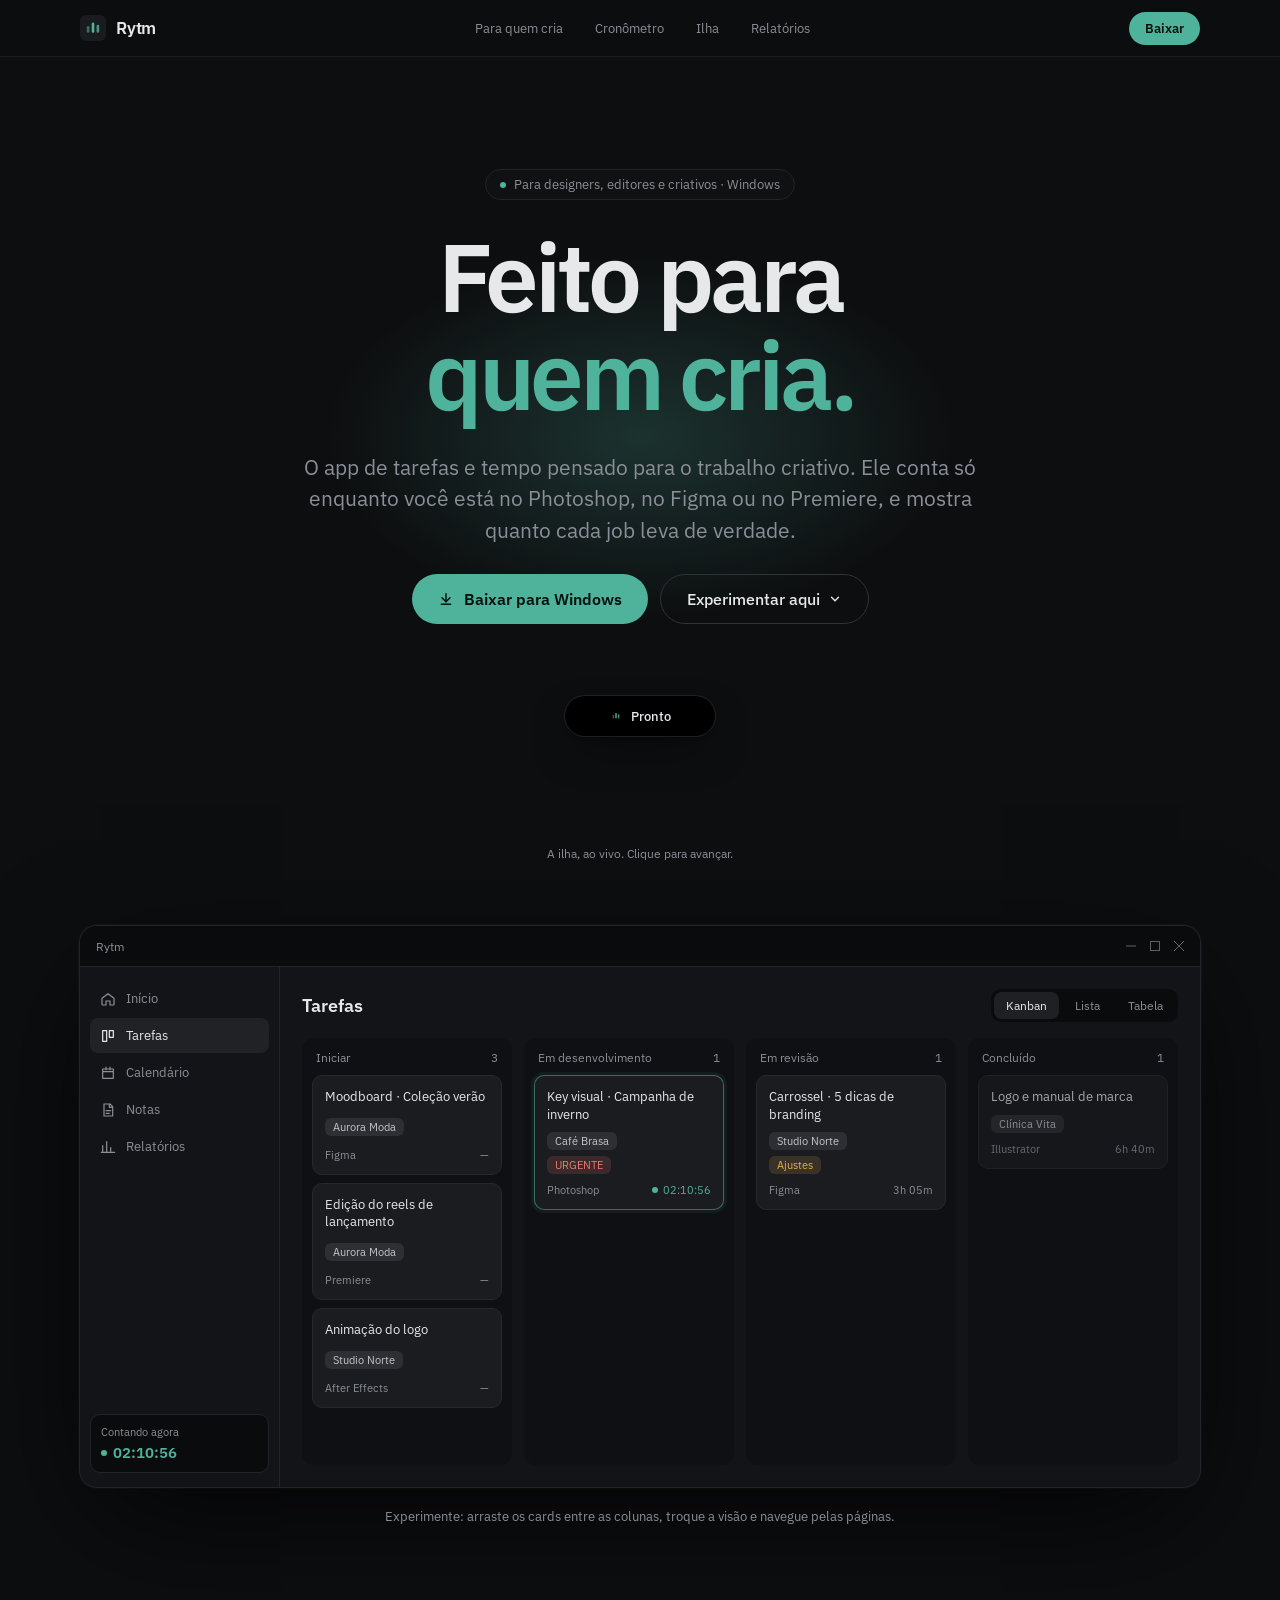
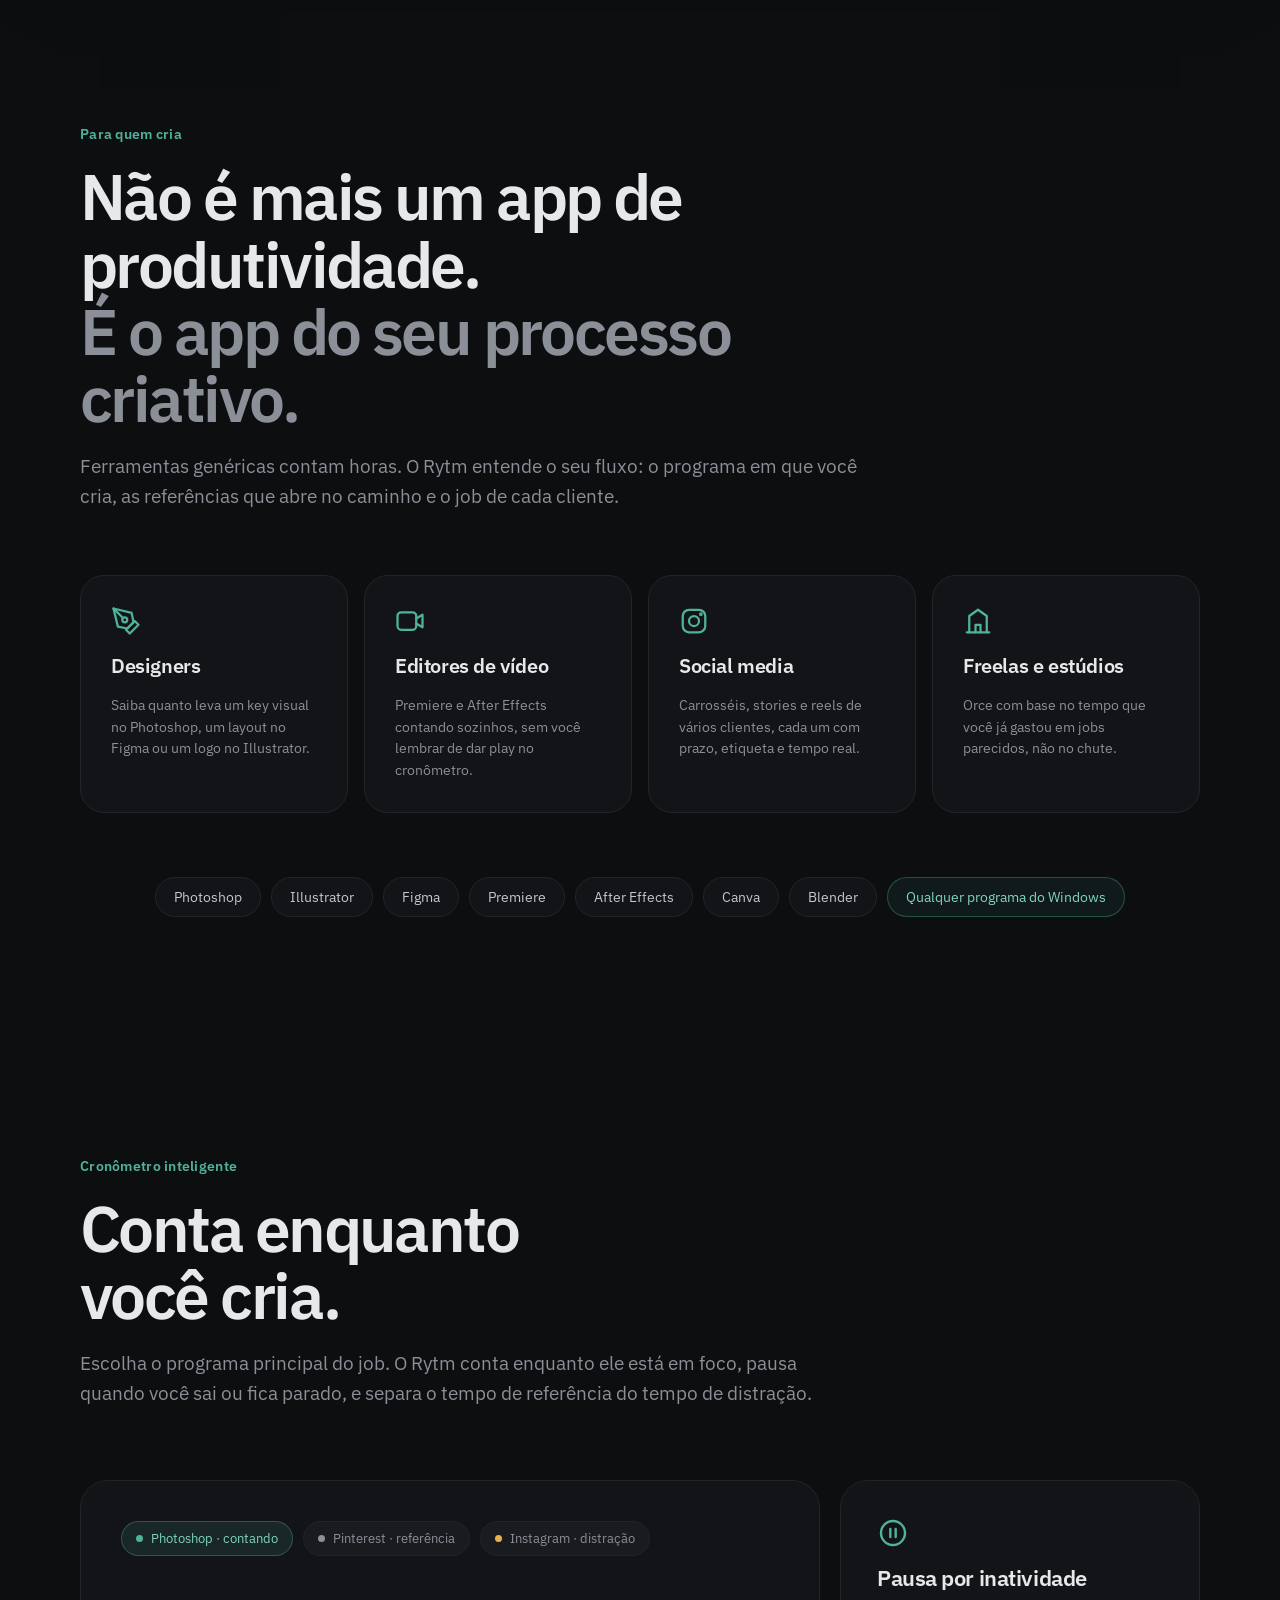
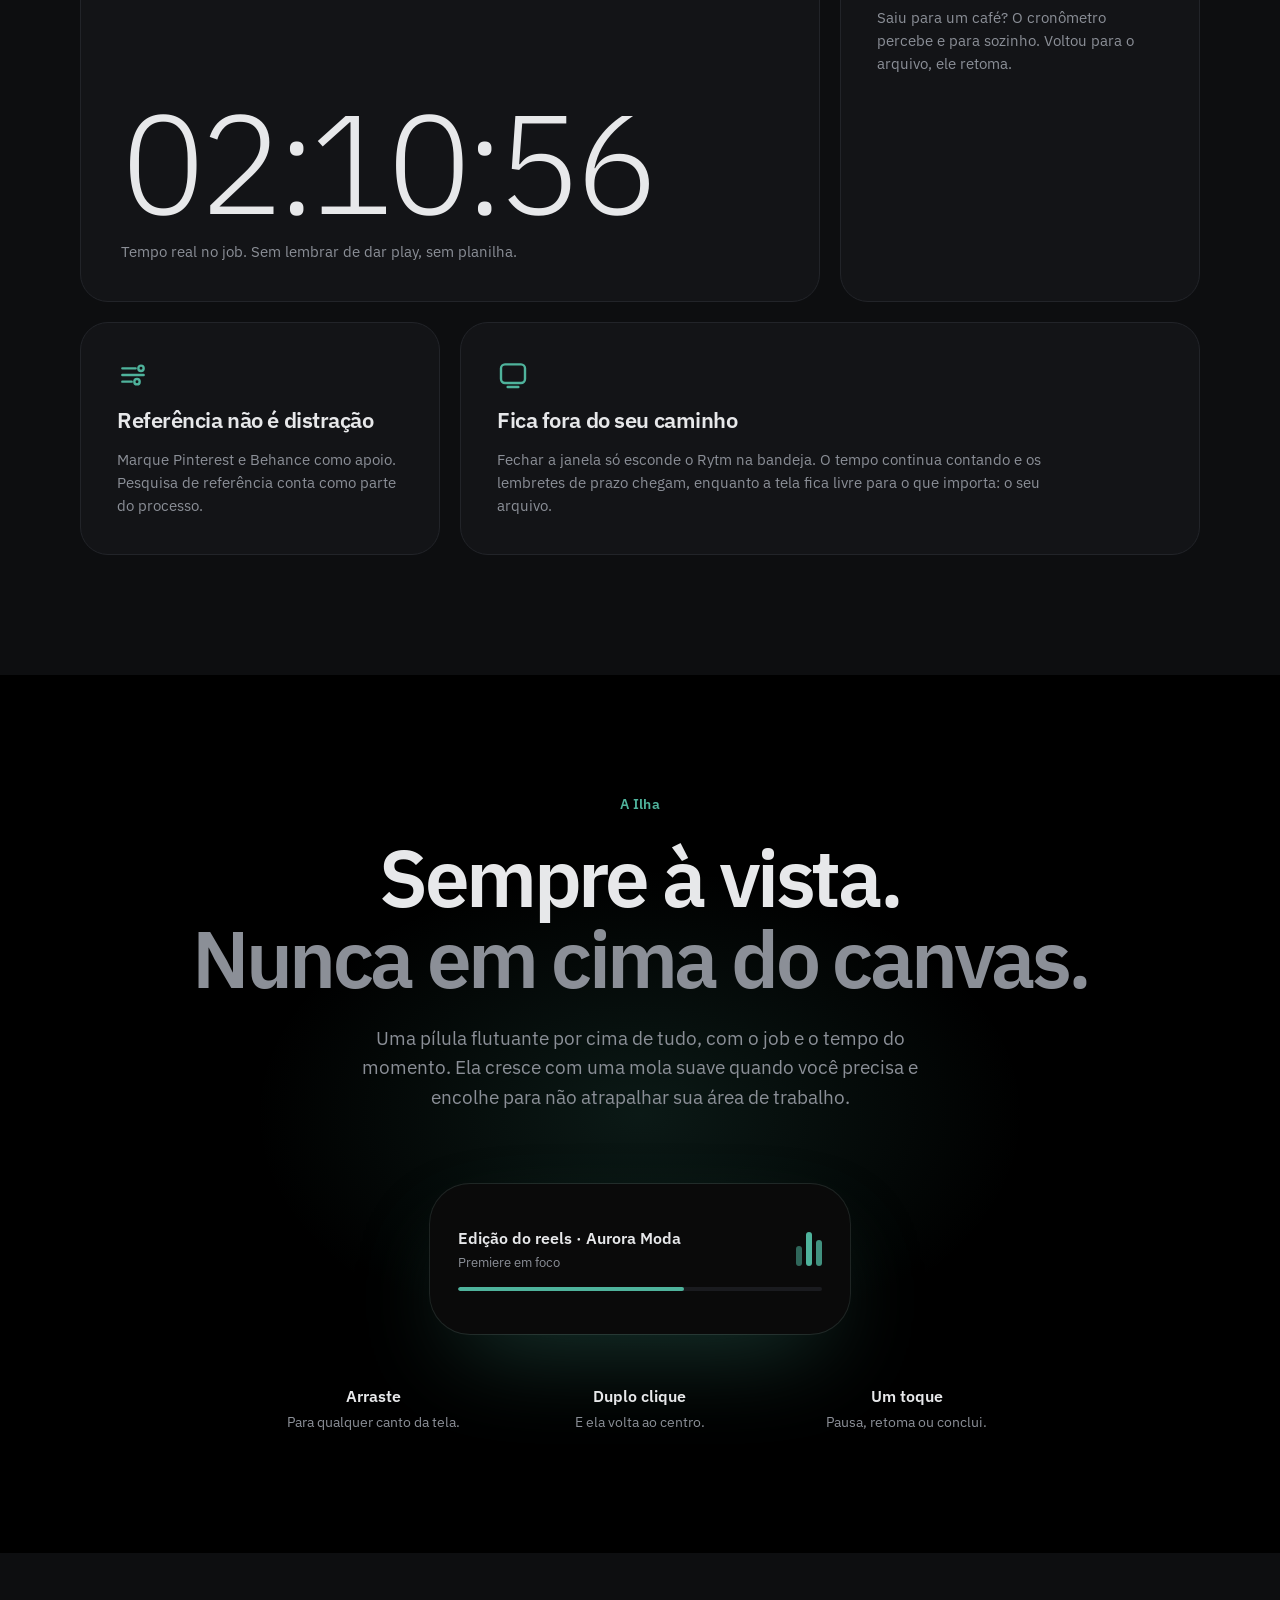
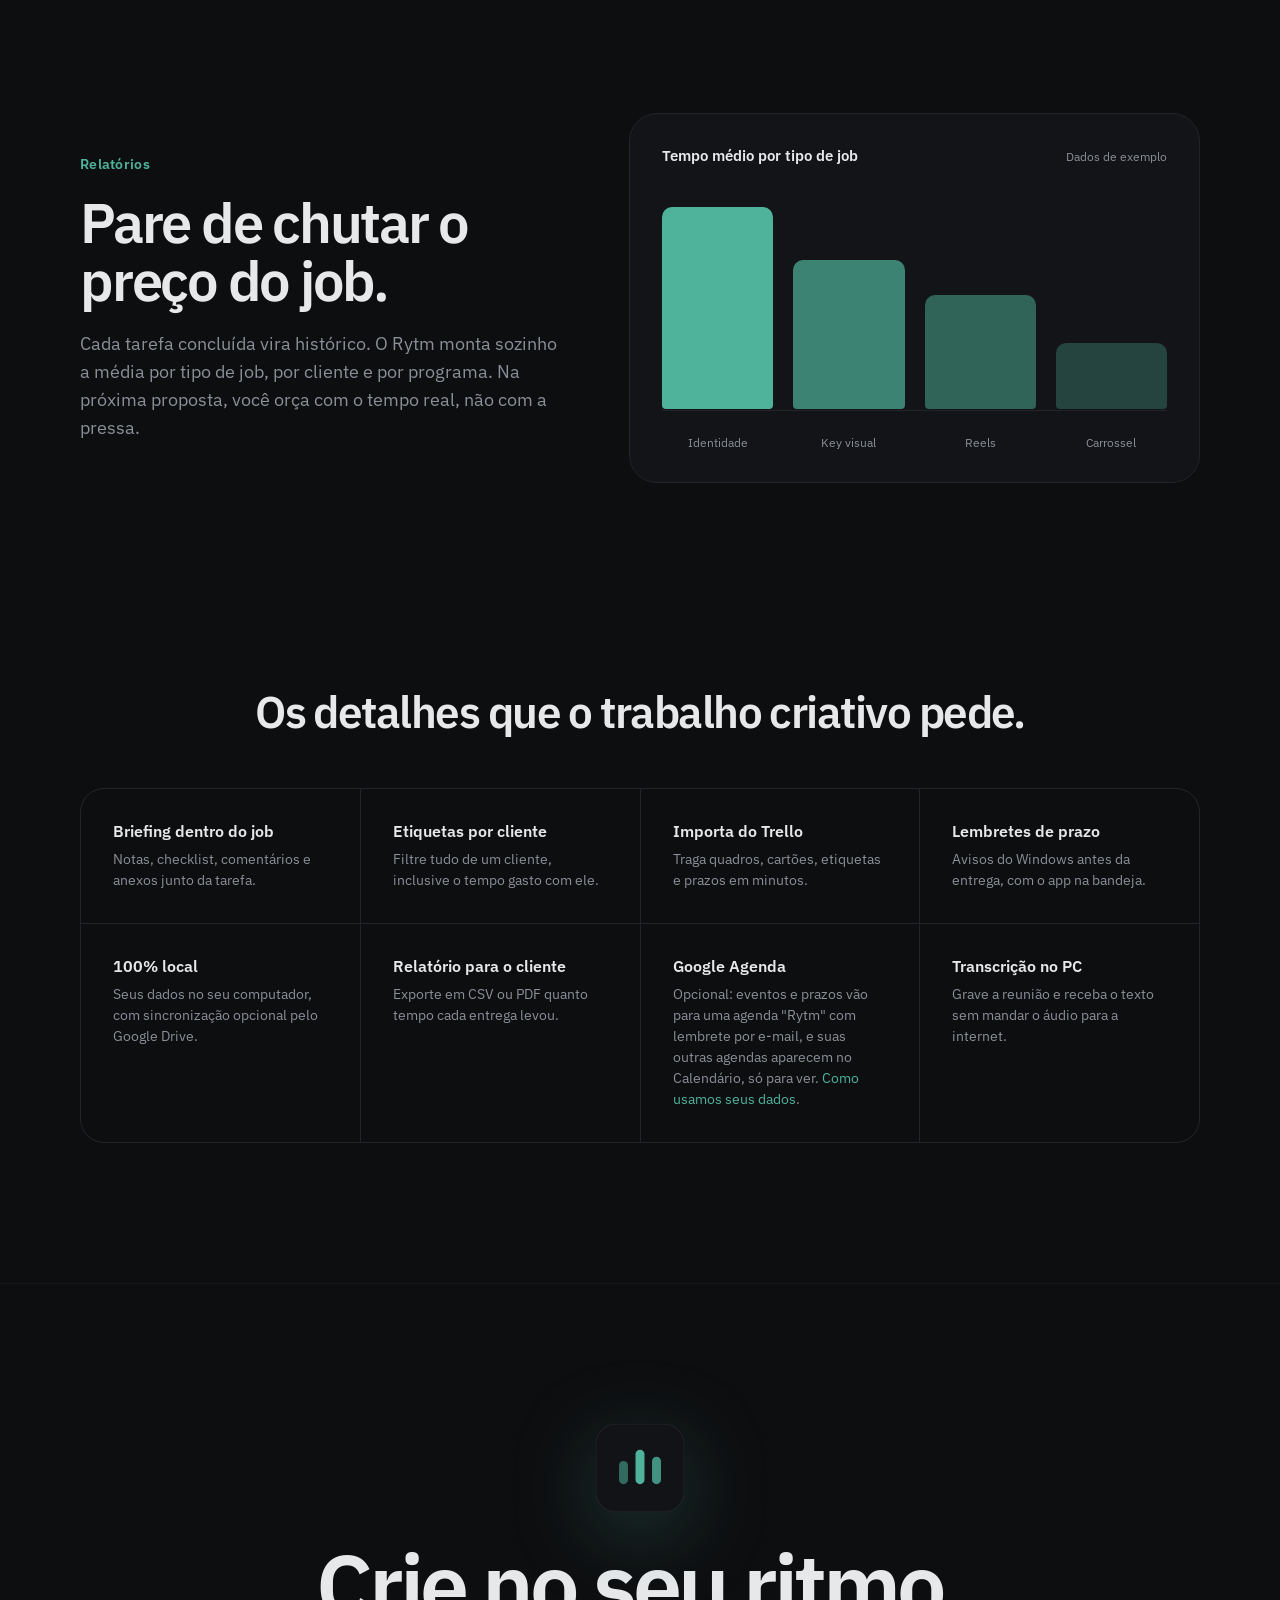
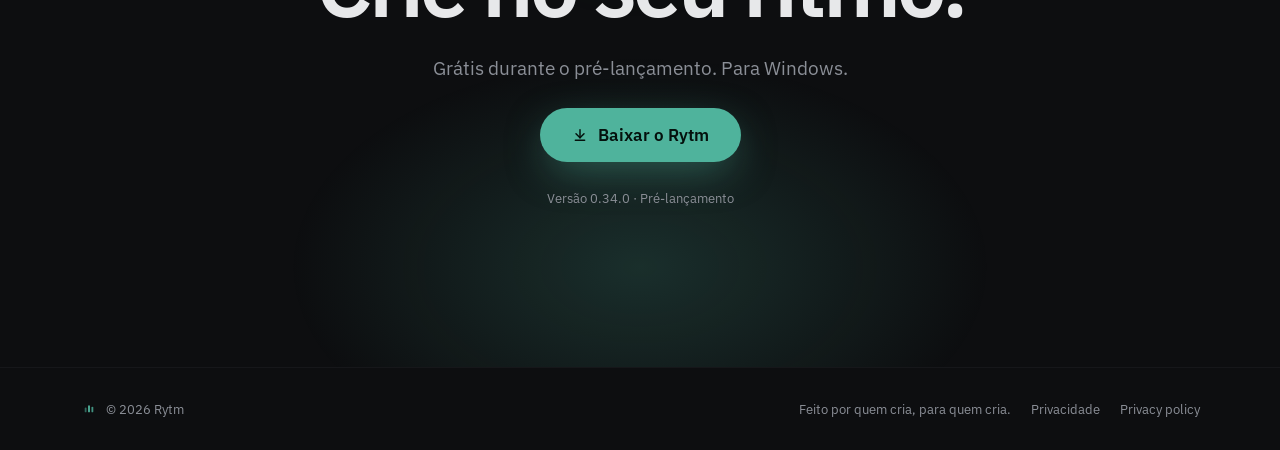
<file: index.html>
<!doctype html>
<html lang="pt-BR">
<head>
<meta charset="utf-8">
<meta name="viewport" content="width=device-width, initial-scale=1">
<title>Rytm — o app de tempo e tarefas para quem cria</title>
<meta name="description" content="O app de tarefas e tempo pensado para o trabalho criativo. O Rytm conta só enquanto você está no Photoshop, no Figma ou no Premiere, e mostra quanto cada job leva de verdade.">
<meta name="theme-color" content="#0d0e10">
<meta property="og:type" content="website">
<meta property="og:locale" content="pt_BR">
<meta property="og:site_name" content="Rytm">
<meta property="og:url" content="https://rytm.work/">
<meta property="og:title" content="Rytm — o app de tempo e tarefas para quem cria">
<meta property="og:description" content="Tarefas e cronômetro pensados para designers, editores e criativos. Conta enquanto você cria e mostra quanto cada job leva de verdade.">
<meta name="twitter:card" content="summary">
<link rel="canonical" href="https://rytm.work/">
<link rel="icon" type="image/svg+xml" href="favicon.svg">
<link rel="preconnect" href="https://fonts.googleapis.com">
<link rel="preconnect" href="https://fonts.gstatic.com" crossorigin>
<link rel="stylesheet" href="https://fonts.googleapis.com/css2?family=IBM+Plex+Sans:wght@300;400;500;600;700&amp;display=swap">
<link rel="stylesheet" href="style.css">
<script src="script.js" defer></script>
</head>
<body>
<div style="background: #0d0e10; color: #e7e8ea; font-family: 'IBM Plex Sans', system-ui, 'Segoe UI', sans-serif; -webkit-font-smoothing: antialiased; overflow-x: hidden; width: 100%">

  <svg width="0" height="0" style="position: absolute" aria-hidden="true">
    <filter id="rytm-motion" x="0" y="-10%" width="100%" height="120%"><feGaussianBlur id="rytm-mblur" stdDeviation="0 0"></feGaussianBlur></filter>
  </svg>

  <!-- NAV -->
  <header style="position: sticky; top: 0; z-index: 20; background: rgba(13,14,16,0.72); backdrop-filter: saturate(180%) blur(20px); -webkit-backdrop-filter: saturate(180%) blur(20px); border-bottom: 1px solid rgba(255,255,255,0.06)">
    <nav style="max-width: 1120px; margin: 0 auto; padding: 0 24px; height: 56px; display: flex; align-items: center; justify-content: space-between; gap: 24px" aria-label="Principal">
      <a href="#topo" data-scroll="topo" style="display: flex; align-items: center; gap: 10px; color: #e7e8ea; font-weight: 600; font-size: 17px; letter-spacing: -0.01em">
        <svg width="26" height="26" viewBox="0 0 1024 1024" aria-hidden="true"><rect width="1024" height="1024" rx="232" fill="#1a1b1f"></rect><rect x="268" y="430" width="104" height="270" rx="52" fill="#4fb39c" opacity=".55"></rect><rect x="460" y="300" width="104" height="400" rx="52" fill="#4fb39c"></rect><rect x="652" y="380" width="104" height="320" rx="52" fill="#4fb39c" opacity=".8"></rect></svg>
        Rytm
      </a>
      <div class="navlinks" style="display: flex; gap: 32px; font-size: 13px">
        <a class="navlink" href="#para-quem" data-scroll="para-quem" style="color: #8b8f97">Para quem cria</a>
        <a class="navlink" href="#cronometro" data-scroll="cronometro" style="color: #8b8f97">Cronômetro</a>
        <a class="navlink" href="#ilha" data-scroll="ilha" style="color: #8b8f97">Ilha</a>
        <a class="navlink" href="#relatorios" data-scroll="relatorios" style="color: #8b8f97">Relatórios</a>
      </div>
      <a class="btn" href="/download/Rytm_0.34.0_x64-setup.exe" download style="background: #4fb39c; color: #04110d; font-size: 13px; font-weight: 600; padding: 8px 16px; border-radius: 999px; display: inline-flex; align-items: center">Baixar</a>
    </nav>
  </header>

  <main id="conteudo">

  <!-- HERO -->
  <section id="topo" style="position: relative; padding: 112px 24px 40px; text-align: center">
    <div class="halo" aria-hidden="true" style="position: absolute; left: 50%; top: 120px; width: 900px; height: 520px; transform: translateX(-50%); background: radial-gradient(closest-side, rgba(79,179,156,0.22), rgba(79,179,156,0) 70%); pointer-events: none"></div>
    <div style="position: relative; max-width: 980px; margin: 0 auto; display: flex; flex-direction: column; align-items: center; gap: 28px">
      <p class="in1" style="margin: 0; display: inline-flex; align-items: center; gap: 8px; font-size: 13px; color: #8b8f97; border: 1px solid #222429; border-radius: 999px; padding: 6px 14px; background: rgba(19,20,23,0.6)">
        <span style="width: 6px; height: 6px; border-radius: 50%; background: #4fb39c"></span>
        Para designers, editores e criativos · Windows
      </p>
      <h1 class="in2" style="margin: 0; font-size: clamp(44px, 8vw, 96px); line-height: 1.02; font-weight: 600; letter-spacing: -0.045em">Feito para<br><span style="color: #4fb39c">quem cria.</span></h1>
      <p class="in3" style="margin: 0; max-width: 680px; font-size: clamp(17px, 2vw, 21px); line-height: 1.5; color: #8b8f97; font-weight: 400">O app de tarefas e tempo pensado para o trabalho criativo. Ele conta só enquanto você está no Photoshop, no Figma ou no Premiere, e mostra quanto cada job leva de verdade.</p>
      <div class="in3" style="display: flex; gap: 12px; flex-wrap: wrap; justify-content: center">
        <a class="btn" href="/download/Rytm_0.34.0_x64-setup.exe" download style="background: #4fb39c; color: #04110d; font-weight: 600; font-size: 16px; padding: 14px 26px; border-radius: 999px; display: inline-flex; align-items: center; gap: 10px">
          <svg width="16" height="16" viewBox="0 0 24 24" fill="none" stroke="currentColor" stroke-width="2.2" stroke-linecap="round" stroke-linejoin="round" aria-hidden="true"><path d="M12 4v12"></path><path d="m6 10 6 6 6-6"></path><path d="M5 20h14"></path></svg>
          Baixar para Windows
        </a>
        <a class="btn" href="#app" data-scroll="app" style="color: #e7e8ea; font-weight: 500; font-size: 16px; padding: 14px 26px; border-radius: 999px; border: 1px solid #30333a; display: inline-flex; align-items: center; gap: 8px">Experimentar aqui
          <svg width="14" height="14" viewBox="0 0 24 24" fill="none" stroke="currentColor" stroke-width="2.2" stroke-linecap="round" aria-hidden="true"><path d="M6 9l6 6 6-6"></path></svg>
        </a>
      </div>
    </div>

    <!-- ISLAND LIVE DEMO -->
    <div class="in4" style="position: relative; margin: 72px auto 0; height: 150px; display: flex; justify-content: center; align-items: flex-start">
      <button class="pill" id="island" aria-label="Ver o próximo estado da ilha" style="position: relative; width: 150px; height: 40px; border-radius: 20px; background: #000; border: 0; padding: 0; color: #e7e8ea; font-family: inherit; overflow: hidden; cursor: pointer; box-shadow: 0 0 0 1px rgba(255,255,255,0.09), 0 3px 8px rgba(0,0,0,0.3), 0 18px 40px -10px rgba(0,0,0,0.5), 0 30px 80px -20px rgba(79,179,156,0.25)">
        <span class="swap" data-phase="0" data-on="true" style="position: absolute; inset: 0; display: flex; align-items: center; justify-content: center; gap: 8px; font-size: 13px; font-weight: 500">
          <svg width="14" height="14" viewBox="0 0 1024 1024" aria-hidden="true"><rect x="268" y="430" width="104" height="270" rx="52" fill="#4fb39c" opacity=".55"></rect><rect x="460" y="300" width="104" height="400" rx="52" fill="#4fb39c"></rect><rect x="652" y="380" width="104" height="320" rx="52" fill="#4fb39c" opacity=".8"></rect></svg>
          Pronto
        </span>
        <span class="swap" data-phase="1" data-on="false" style="position: absolute; inset: 0; display: flex; align-items: center; justify-content: space-between; padding: 0 18px; gap: 12px; font-size: 13px">
          <span style="display: flex; align-items: center; gap: 10px; white-space: nowrap"><span class="dot" style="width: 8px; height: 8px; border-radius: 50%; background: #4fb39c"></span>Key visual · Café Brasa</span>
          <span class="tnum" style="font-weight: 600; color: #4fb39c"><span data-time>02:10:54</span></span>
        </span>
        <span class="swap" data-phase="2" data-on="false" style="position: absolute; inset: 0; display: flex; flex-direction: column; justify-content: center; gap: 12px; padding: 18px 22px; text-align: left">
          <span style="display: flex; justify-content: space-between; align-items: center; gap: 12px">
            <span style="display: flex; flex-direction: column; gap: 4px">
              <span style="font-size: 14px; font-weight: 600; white-space: nowrap">Key visual · Café Brasa</span>
              <span style="font-size: 12px; color: #8b8f97; display: flex; align-items: center; gap: 6px; white-space: nowrap"><span class="dot" style="width: 6px; height: 6px; border-radius: 50%; background: #4fb39c"></span>Photoshop em foco</span>
            </span>
            <span class="tnum" style="font-size: 30px; font-weight: 600; letter-spacing: -0.02em; color: #4fb39c"><span data-time>02:10:54</span></span>
          </span>
          <span style="display: flex; gap: 8px">
            <span style="flex: 1; height: 34px; border-radius: 12px; background: #1a1b1f; display: flex; align-items: center; justify-content: center; gap: 6px; font-size: 12px; color: #e7e8ea"><svg width="12" height="12" viewBox="0 0 24 24" fill="currentColor" aria-hidden="true"><rect x="6" y="5" width="4" height="14" rx="1"></rect><rect x="14" y="5" width="4" height="14" rx="1"></rect></svg>Pausar</span>
            <span style="flex: 1; height: 34px; border-radius: 12px; background: #1a1b1f; display: flex; align-items: center; justify-content: center; gap: 6px; font-size: 12px; color: #e7e8ea"><svg width="12" height="12" viewBox="0 0 24 24" fill="none" stroke="currentColor" stroke-width="2.4" stroke-linecap="round" aria-hidden="true"><path d="m5 12 5 5 9-10"></path></svg>Concluir</span>
          </span>
        </span>
        <span class="swap" data-phase="3" data-on="false" style="position: absolute; inset: 0; display: flex; align-items: center; justify-content: space-between; padding: 0 18px; gap: 12px; font-size: 13px">
          <span style="display: flex; align-items: center; gap: 10px; white-space: nowrap"><span style="width: 8px; height: 8px; border-radius: 50%; background: #e8b04b"></span>Pausado · Instagram</span>
          <span class="tnum" style="font-weight: 600; color: #8b8f97"><span data-time>02:10:54</span></span>
        </span>
      </button>
    </div>
    <p style="margin: 0; font-size: 12px; color: #8b8f97">A ilha, ao vivo. Clique para avançar.</p>

    <!-- APP WINDOW (interativo) -->
    <div id="app" class="tilt" style="max-width: 1120px; margin: 64px auto 0; border-radius: 18px; border: 1px solid #222429; background: #131417; overflow: hidden; box-shadow: 0 40px 120px -20px rgba(0,0,0,0.8), 0 0 0 1px rgba(255,255,255,0.03); text-align: left">
      <div style="height: 40px; display: flex; align-items: center; justify-content: space-between; padding: 0 16px; border-bottom: 1px solid #222429; background: #0a0b0c">
        <span style="font-size: 12px; color: #8b8f97">Rytm</span>
        <span style="display: flex; gap: 14px; color: #5c6068" aria-hidden="true">
          <svg width="10" height="10" viewBox="0 0 10 10"><path d="M0 5h10" stroke="currentColor"></path></svg>
          <svg width="10" height="10" viewBox="0 0 10 10"><rect x=".5" y=".5" width="9" height="9" fill="none" stroke="currentColor"></rect></svg>
          <svg width="10" height="10" viewBox="0 0 10 10"><path d="M0 0l10 10M10 0 0 10" stroke="currentColor"></path></svg>
        </span>
      </div>
      <div style="display: flex; height: 520px">
        <nav class="sidebar" aria-label="Páginas do app" style="width: 200px; flex-shrink: 0; border-right: 1px solid #222429; padding: 14px 10px; display: flex; flex-direction: column; gap: 2px; box-sizing: border-box">
          <div id="side-items" style="display: contents"></div>
          <span style="flex: 1"></span>
          <div class="sidecount" style="border-radius: 10px; background: #0a0b0c; border: 1px solid #222429; padding: 10px; display: flex; flex-direction: column; gap: 4px">
            <span class="sidelabel" style="font-size: 11px; color: #8b8f97">Contando agora</span>
            <span class="tnum" style="font-size: 15px; font-weight: 600; color: #4fb39c; display: flex; align-items: center; gap: 6px"><span class="dot" style="width: 6px; height: 6px; border-radius: 50%; background: #4fb39c"></span><span data-time>02:10:54</span></span>
          </div>
        </nav>

        <div style="flex: 1; min-width: 0; overflow: auto; padding: 22px">

          <div id="app-view" style="height: 100%"></div>
        </div>
      </div>
    </div>
    <p style="margin: 20px 0 0; font-size: 13px; color: #8b8f97">Experimente: arraste os cards entre as colunas, troque a visão e navegue pelas páginas.</p>
  </section>

  <!-- PARA QUEM CRIA -->
  <section id="para-quem" style="padding: 160px 24px 120px">
    <div style="max-width: 1120px; margin: 0 auto; display: flex; flex-direction: column; gap: 64px">
      <div class="rv" style="max-width: 780px; display: flex; flex-direction: column; gap: 20px">
        <p style="margin: 0; font-size: 14px; font-weight: 600; color: #4fb39c; letter-spacing: 0.02em">Para quem cria</p>
        <h2 style="margin: 0; font-size: clamp(36px, 5.6vw, 64px); line-height: 1.05; font-weight: 600; letter-spacing: -0.04em">Não é mais um app de produtividade.<br><span style="color: #8b8f97">É o app do seu processo criativo.</span></h2>
        <p style="margin: 0; font-size: 19px; line-height: 1.55; color: #8b8f97">Ferramentas genéricas contam horas. O Rytm entende o seu fluxo: o programa em que você cria, as referências que abre no caminho e o job de cada cliente.</p>
      </div>
      <div style="display: grid; grid-template-columns: repeat(auto-fit, minmax(250px, 1fr)); gap: 16px">
        <div class="card rv" style="border-radius: 24px; background: #131417; border: 1px solid #222429; padding: 30px; display: flex; flex-direction: column; gap: 16px">
          <svg width="30" height="30" viewBox="0 0 24 24" fill="none" stroke="#4fb39c" stroke-width="1.8" stroke-linecap="round" stroke-linejoin="round" aria-hidden="true"><path d="M12 19l7-7 3 3-7 7-3-3z"></path><path d="M18 13l-1.5-7.5L2 2l3.5 14.5L13 18l5-5z"></path><path d="M2 2l7.6 7.6"></path><circle cx="11" cy="11" r="2"></circle></svg>
          <h3 style="margin: 0; font-size: 20px; font-weight: 600; letter-spacing: -0.02em">Designers</h3>
          <p style="margin: 0; font-size: 14px; line-height: 1.55; color: #8b8f97">Saiba quanto leva um key visual no Photoshop, um layout no Figma ou um logo no Illustrator.</p>
        </div>
        <div class="card rv" style="border-radius: 24px; background: #131417; border: 1px solid #222429; padding: 30px; display: flex; flex-direction: column; gap: 16px">
          <svg width="30" height="30" viewBox="0 0 24 24" fill="none" stroke="#4fb39c" stroke-width="1.8" stroke-linecap="round" stroke-linejoin="round" aria-hidden="true"><rect x="2" y="5" width="15" height="14" rx="3"></rect><path d="m17 10 5-3v10l-5-3"></path></svg>
          <h3 style="margin: 0; font-size: 20px; font-weight: 600; letter-spacing: -0.02em">Editores de vídeo</h3>
          <p style="margin: 0; font-size: 14px; line-height: 1.55; color: #8b8f97">Premiere e After Effects contando sozinhos, sem você lembrar de dar play no cronômetro.</p>
        </div>
        <div class="card rv" style="border-radius: 24px; background: #131417; border: 1px solid #222429; padding: 30px; display: flex; flex-direction: column; gap: 16px">
          <svg width="30" height="30" viewBox="0 0 24 24" fill="none" stroke="#4fb39c" stroke-width="1.8" stroke-linecap="round" stroke-linejoin="round" aria-hidden="true"><rect x="3" y="3" width="18" height="18" rx="5"></rect><circle cx="12" cy="12" r="4"></circle><circle cx="17.5" cy="6.5" r="0.6" fill="#4fb39c"></circle></svg>
          <h3 style="margin: 0; font-size: 20px; font-weight: 600; letter-spacing: -0.02em">Social media</h3>
          <p style="margin: 0; font-size: 14px; line-height: 1.55; color: #8b8f97">Carrosséis, stories e reels de vários clientes, cada um com prazo, etiqueta e tempo real.</p>
        </div>
        <div class="card rv" style="border-radius: 24px; background: #131417; border: 1px solid #222429; padding: 30px; display: flex; flex-direction: column; gap: 16px">
          <svg width="30" height="30" viewBox="0 0 24 24" fill="none" stroke="#4fb39c" stroke-width="1.8" stroke-linecap="round" stroke-linejoin="round" aria-hidden="true"><path d="M3 21h18"></path><path d="M5 21V8l7-5 7 5v13"></path><path d="M10 21v-6h4v6"></path></svg>
          <h3 style="margin: 0; font-size: 20px; font-weight: 600; letter-spacing: -0.02em">Freelas e estúdios</h3>
          <p style="margin: 0; font-size: 14px; line-height: 1.55; color: #8b8f97">Orce com base no tempo que você já gastou em jobs parecidos, não no chute.</p>
        </div>
      </div>
      <div class="rv" style="display: flex; flex-wrap: wrap; gap: 10px; justify-content: center; font-size: 14px; color: #c3c6cc">
        <span style="padding: 10px 18px; border-radius: 999px; border: 1px solid #222429; background: #131417">Photoshop</span>
        <span style="padding: 10px 18px; border-radius: 999px; border: 1px solid #222429; background: #131417">Illustrator</span>
        <span style="padding: 10px 18px; border-radius: 999px; border: 1px solid #222429; background: #131417">Figma</span>
        <span style="padding: 10px 18px; border-radius: 999px; border: 1px solid #222429; background: #131417">Premiere</span>
        <span style="padding: 10px 18px; border-radius: 999px; border: 1px solid #222429; background: #131417">After Effects</span>
        <span style="padding: 10px 18px; border-radius: 999px; border: 1px solid #222429; background: #131417">Canva</span>
        <span style="padding: 10px 18px; border-radius: 999px; border: 1px solid #222429; background: #131417">Blender</span>
        <span style="padding: 10px 18px; border-radius: 999px; border: 1px solid rgba(79,179,156,0.35); background: rgba(79,179,156,0.08); color: #7fd4bf">Qualquer programa do Windows</span>
      </div>
    </div>
  </section>

  <!-- CRONÔMETRO -->
  <section id="cronometro" style="padding: 120px 24px">
    <div style="max-width: 1120px; margin: 0 auto; display: flex; flex-direction: column; gap: 72px">
      <div class="rv" style="max-width: 760px; display: flex; flex-direction: column; gap: 20px">
        <p style="margin: 0; font-size: 14px; font-weight: 600; color: #4fb39c; letter-spacing: 0.02em">Cronômetro inteligente</p>
        <h2 style="margin: 0; font-size: clamp(36px, 5.6vw, 64px); line-height: 1.05; font-weight: 600; letter-spacing: -0.04em">Conta enquanto<br>você cria.</h2>
        <p style="margin: 0; font-size: 19px; line-height: 1.55; color: #8b8f97">Escolha o programa principal do job. O Rytm conta enquanto ele está em foco, pausa quando você sai ou fica parado, e separa o tempo de referência do tempo de distração.</p>
      </div>
      <div class="rv" style="display: grid; grid-template-columns: repeat(auto-fit, minmax(300px, 1fr)); gap: 20px">
        <div class="card" style="grid-column: span 2; min-height: 340px; border-radius: 28px; background: #131417; border: 1px solid #222429; padding: 40px; display: flex; flex-direction: column; justify-content: space-between; gap: 32px; overflow: hidden">
          <div style="display: flex; flex-wrap: wrap; gap: 10px; font-size: 13px">
            <span style="display: inline-flex; align-items: center; gap: 8px; padding: 8px 14px; border-radius: 999px; background: rgba(79,179,156,0.12); color: #7fd4bf; border: 1px solid rgba(79,179,156,0.35)"><span class="dot" style="width: 7px; height: 7px; border-radius: 50%; background: #4fb39c"></span>Photoshop · contando</span>
            <span style="display: inline-flex; align-items: center; gap: 8px; padding: 8px 14px; border-radius: 999px; background: #1a1b1f; color: #8b8f97; border: 1px solid #222429"><span style="width: 7px; height: 7px; border-radius: 50%; background: #8b8f97"></span>Pinterest · referência</span>
            <span style="display: inline-flex; align-items: center; gap: 8px; padding: 8px 14px; border-radius: 999px; background: #1a1b1f; color: #8b8f97; border: 1px solid #222429"><span style="width: 7px; height: 7px; border-radius: 50%; background: #e8b04b"></span>Instagram · distração</span>
          </div>
          <div>
            <div class="tnum" style="font-size: clamp(64px, 11vw, 148px); line-height: 0.9; font-weight: 300; letter-spacing: -0.05em"><span data-time>02:10:54</span></div>
            <p style="margin: 16px 0 0; font-size: 15px; color: #8b8f97">Tempo real no job. Sem lembrar de dar play, sem planilha.</p>
          </div>
        </div>
        <div class="card" style="border-radius: 28px; background: #131417; border: 1px solid #222429; padding: 36px; display: flex; flex-direction: column; gap: 14px">
          <svg width="32" height="32" viewBox="0 0 24 24" fill="none" stroke="#4fb39c" stroke-width="1.8" stroke-linecap="round" stroke-linejoin="round" aria-hidden="true"><circle cx="12" cy="12" r="9"></circle><path d="M10 9v6M14 9v6"></path></svg>
          <h3 style="margin: 0; font-size: 22px; font-weight: 600; letter-spacing: -0.02em">Pausa por inatividade</h3>
          <p style="margin: 0; font-size: 15px; line-height: 1.55; color: #8b8f97">Saiu para um café? O cronômetro percebe e para sozinho. Voltou para o arquivo, ele retoma.</p>
        </div>
        <div class="card" style="border-radius: 28px; background: #131417; border: 1px solid #222429; padding: 36px; display: flex; flex-direction: column; gap: 14px">
          <svg width="32" height="32" viewBox="0 0 24 24" fill="none" stroke="#4fb39c" stroke-width="1.8" stroke-linecap="round" stroke-linejoin="round" aria-hidden="true"><path d="M4 7h10M4 12h16M4 17h7"></path><circle cx="18" cy="7" r="2"></circle><circle cx="15" cy="17" r="2"></circle></svg>
          <h3 style="margin: 0; font-size: 22px; font-weight: 600; letter-spacing: -0.02em">Referência não é distração</h3>
          <p style="margin: 0; font-size: 15px; line-height: 1.55; color: #8b8f97">Marque Pinterest e Behance como apoio. Pesquisa de referência conta como parte do processo.</p>
        </div>
        <div class="card" style="grid-column: span 2; border-radius: 28px; background: #131417; border: 1px solid #222429; padding: 36px; display: flex; flex-direction: column; gap: 14px">
          <svg width="32" height="32" viewBox="0 0 24 24" fill="none" stroke="#4fb39c" stroke-width="1.8" stroke-linecap="round" stroke-linejoin="round" aria-hidden="true"><rect x="3" y="4" width="18" height="14" rx="3"></rect><path d="M8 21h8"></path></svg>
          <h3 style="margin: 0; font-size: 22px; font-weight: 600; letter-spacing: -0.02em">Fica fora do seu caminho</h3>
          <p style="margin: 0; font-size: 15px; line-height: 1.55; color: #8b8f97; max-width: 560px">Fechar a janela só esconde o Rytm na bandeja. O tempo continua contando e os lembretes de prazo chegam, enquanto a tela fica livre para o que importa: o seu arquivo.</p>
        </div>
      </div>
    </div>
  </section>

  <!-- ILHA -->
  <section id="ilha" style="padding: 120px 24px; background: #000; position: relative; overflow: hidden">
    <div aria-hidden="true" style="position: absolute; left: 50%; top: 50%; width: 1100px; height: 700px; transform: translate(-50%, -50%); background: radial-gradient(closest-side, rgba(79,179,156,0.14), rgba(79,179,156,0) 70%); pointer-events: none"></div>
    <div style="position: relative; max-width: 1120px; margin: 0 auto; display: flex; flex-direction: column; align-items: center; text-align: center; gap: 24px">
      <p class="rv" style="margin: 0; font-size: 14px; font-weight: 600; color: #4fb39c; letter-spacing: 0.02em">A Ilha</p>
      <h2 class="rv" style="margin: 0; font-size: clamp(36px, 6.4vw, 80px); line-height: 1.02; font-weight: 600; letter-spacing: -0.045em">Sempre à vista.<br><span style="color: #8b8f97">Nunca em cima do canvas.</span></h2>
      <p class="rv" style="margin: 0; max-width: 620px; font-size: 19px; line-height: 1.55; color: #8b8f97">Uma pílula flutuante por cima de tudo, com o job e o tempo do momento. Ela cresce com uma mola suave quando você precisa e encolhe para não atrapalhar sua área de trabalho.</p>
      <div class="rv" style="margin-top: 48px; display: flex; flex-direction: column; align-items: center; gap: 28px; width: 100%">
        <div style="width: 420px; max-width: 100%; height: 150px; border-radius: 40px; background: #0a0a0a; box-shadow: 0 0 0 1px rgba(255,255,255,0.1), 0 40px 100px -30px rgba(79,179,156,0.35); display: flex; flex-direction: column; justify-content: center; gap: 16px; padding: 24px 28px; box-sizing: border-box; text-align: left">
          <div style="display: flex; justify-content: space-between; align-items: center; gap: 12px">
            <div style="display: flex; flex-direction: column; gap: 6px; min-width: 0">
              <span style="font-size: 16px; font-weight: 600; white-space: nowrap; overflow: hidden; text-overflow: ellipsis">Edição do reels · Aurora Moda</span>
              <span style="font-size: 13px; color: #8b8f97">Premiere em foco</span>
            </div>
            <div style="display: flex; align-items: flex-end; gap: 4px; height: 34px" aria-hidden="true">
              <span class="b1" style="width: 6px; height: 20px; border-radius: 3px; background: #4fb39c; opacity: .55"></span>
              <span class="b2" style="width: 6px; height: 34px; border-radius: 3px; background: #4fb39c"></span>
              <span class="b3" style="width: 6px; height: 26px; border-radius: 3px; background: #4fb39c; opacity: .8"></span>
            </div>
          </div>
          <div style="height: 4px; border-radius: 2px; background: #1a1b1f; overflow: hidden"><div style="width: 62%; height: 100%; border-radius: 2px; background: #4fb39c"></div></div>
        </div>
        <div style="display: grid; grid-template-columns: repeat(3, minmax(0, 1fr)); gap: 40px; max-width: 760px; width: 100%; margin-top: 24px">
          <div style="display: flex; flex-direction: column; gap: 6px"><span style="font-size: 16px; font-weight: 600">Arraste</span><span style="font-size: 14px; color: #8b8f97; line-height: 1.5">Para qualquer canto da tela.</span></div>
          <div style="display: flex; flex-direction: column; gap: 6px"><span style="font-size: 16px; font-weight: 600">Duplo clique</span><span style="font-size: 14px; color: #8b8f97; line-height: 1.5">E ela volta ao centro.</span></div>
          <div style="display: flex; flex-direction: column; gap: 6px"><span style="font-size: 16px; font-weight: 600">Um toque</span><span style="font-size: 14px; color: #8b8f97; line-height: 1.5">Pausa, retoma ou conclui.</span></div>
        </div>
      </div>
    </div>
  </section>

  <!-- RELATÓRIOS -->
  <section id="relatorios" style="padding: 160px 24px 120px">
    <div style="max-width: 1120px; margin: 0 auto; display: flex; flex-wrap: wrap; gap: 64px; align-items: center">
      <div class="rv" style="flex: 1 1 400px; display: flex; flex-direction: column; gap: 20px">
        <p style="margin: 0; font-size: 14px; font-weight: 600; color: #4fb39c; letter-spacing: 0.02em">Relatórios</p>
        <h2 style="margin: 0; font-size: clamp(36px, 5vw, 56px); line-height: 1.05; font-weight: 600; letter-spacing: -0.04em">Pare de chutar o preço do job.</h2>
        <p style="margin: 0; font-size: 18px; line-height: 1.55; color: #8b8f97">Cada tarefa concluída vira histórico. O Rytm monta sozinho a média por tipo de job, por cliente e por programa. Na próxima proposta, você orça com o tempo real, não com a pressa.</p>
      </div>
      <div class="rv" style="flex: 1 1 420px; border-radius: 28px; background: #131417; border: 1px solid #222429; padding: 32px; display: flex; flex-direction: column; gap: 24px">
        <div style="display: flex; justify-content: space-between; align-items: baseline">
          <span style="font-size: 15px; font-weight: 600">Tempo médio por tipo de job</span>
          <span style="font-size: 12px; color: #8b8f97">Dados de exemplo</span>
        </div>
        <div role="img" aria-label="Gráfico de exemplo com o tempo médio por tipo de job" style="height: 220px; display: grid; grid-template-columns: repeat(4, minmax(0, 1fr)); gap: 20px; align-items: end; border-bottom: 1px solid #222429; padding-bottom: 1px">
          <div class="grow" style="height: 92%; border-radius: 10px 10px 4px 4px; background: #4fb39c; transform-origin: bottom"></div>
          <div class="grow" style="height: 68%; border-radius: 10px 10px 4px 4px; background: rgba(79,179,156,0.7); transform-origin: bottom"></div>
          <div class="grow" style="height: 52%; border-radius: 10px 10px 4px 4px; background: rgba(79,179,156,0.5); transform-origin: bottom"></div>
          <div class="grow" style="height: 30%; border-radius: 10px 10px 4px 4px; background: rgba(79,179,156,0.3); transform-origin: bottom"></div>
        </div>
        <div style="display: grid; grid-template-columns: repeat(4, minmax(0, 1fr)); gap: 20px; font-size: 12px; color: #8b8f97; text-align: center">
          <span>Identidade</span><span>Key visual</span><span>Reels</span><span>Carrossel</span>
        </div>
      </div>
    </div>
  </section>

  <!-- RECURSOS -->
  <section style="padding: 80px 24px 140px">
    <div style="max-width: 1120px; margin: 0 auto; display: flex; flex-direction: column; gap: 48px">
      <h2 class="rv" style="margin: 0; font-size: clamp(30px, 4vw, 44px); font-weight: 600; letter-spacing: -0.035em; text-align: center">Os detalhes que o trabalho criativo pede.</h2>
      <div class="rv" style="display: grid; grid-template-columns: repeat(auto-fit, minmax(240px, 1fr)); gap: 1px; background: #222429; border: 1px solid #222429; border-radius: 24px; overflow: hidden">
        <div style="background: #0d0e10; padding: 32px; display: flex; flex-direction: column; gap: 8px"><span style="font-size: 16px; font-weight: 600">Briefing dentro do job</span><span style="font-size: 14px; color: #8b8f97; line-height: 1.5">Notas, checklist, comentários e anexos junto da tarefa.</span></div>
        <div style="background: #0d0e10; padding: 32px; display: flex; flex-direction: column; gap: 8px"><span style="font-size: 16px; font-weight: 600">Etiquetas por cliente</span><span style="font-size: 14px; color: #8b8f97; line-height: 1.5">Filtre tudo de um cliente, inclusive o tempo gasto com ele.</span></div>
        <div style="background: #0d0e10; padding: 32px; display: flex; flex-direction: column; gap: 8px"><span style="font-size: 16px; font-weight: 600">Importa do Trello</span><span style="font-size: 14px; color: #8b8f97; line-height: 1.5">Traga quadros, cartões, etiquetas e prazos em minutos.</span></div>
        <div style="background: #0d0e10; padding: 32px; display: flex; flex-direction: column; gap: 8px"><span style="font-size: 16px; font-weight: 600">Lembretes de prazo</span><span style="font-size: 14px; color: #8b8f97; line-height: 1.5">Avisos do Windows antes da entrega, com o app na bandeja.</span></div>
        <div style="background: #0d0e10; padding: 32px; display: flex; flex-direction: column; gap: 8px"><span style="font-size: 16px; font-weight: 600">100% local</span><span style="font-size: 14px; color: #8b8f97; line-height: 1.5">Seus dados no seu computador, com sincronização opcional pelo Google Drive.</span></div>
        <div style="background: #0d0e10; padding: 32px; display: flex; flex-direction: column; gap: 8px"><span style="font-size: 16px; font-weight: 600">Relatório para o cliente</span><span style="font-size: 14px; color: #8b8f97; line-height: 1.5">Exporte em CSV ou PDF quanto tempo cada entrega levou.</span></div>
        <div style="background: #0d0e10; padding: 32px; display: flex; flex-direction: column; gap: 8px"><span style="font-size: 16px; font-weight: 600">Google Agenda</span><span style="font-size: 14px; color: #8b8f97; line-height: 1.5">Opcional: eventos e prazos vão para uma agenda "Rytm" com lembrete por e-mail, e suas outras agendas aparecem no Calendário, só para ver. <a href="privacidade.html#google-agenda" style="color: #4fb39c">Como usamos seus dados</a>.</span></div>
        <div style="background: #0d0e10; padding: 32px; display: flex; flex-direction: column; gap: 8px"><span style="font-size: 16px; font-weight: 600">Transcrição no PC</span><span style="font-size: 14px; color: #8b8f97; line-height: 1.5">Grave a reunião e receba o texto sem mandar o áudio para a internet.</span></div>
      </div>
    </div>
  </section>

  <!-- CTA FINAL -->
  <section id="baixar" style="padding: 140px 24px 160px; text-align: center; position: relative; overflow: hidden; border-top: 1px solid #16171a">
    <div class="halo" aria-hidden="true" style="position: absolute; left: 50%; bottom: -200px; width: 1000px; height: 600px; transform: translateX(-50%); background: radial-gradient(closest-side, rgba(79,179,156,0.2), rgba(79,179,156,0) 70%); pointer-events: none"></div>
    <div class="rv" style="position: relative; display: flex; flex-direction: column; align-items: center; gap: 28px">
      <svg width="88" height="88" viewBox="0 0 1024 1024" aria-hidden="true" style="filter: drop-shadow(0 20px 40px rgba(79,179,156,0.25))"><rect width="1024" height="1024" rx="232" fill="#121316" stroke="#2a2c31" stroke-width="8"></rect><rect class="b1" x="268" y="430" width="104" height="270" rx="52" fill="#4fb39c" opacity=".55"></rect><rect class="b2" x="460" y="300" width="104" height="400" rx="52" fill="#4fb39c"></rect><rect class="b3" x="652" y="380" width="104" height="320" rx="52" fill="#4fb39c" opacity=".8"></rect></svg>
      <h2 style="margin: 0; font-size: clamp(44px, 7vw, 88px); line-height: 1; font-weight: 600; letter-spacing: -0.045em">Crie no seu ritmo.</h2>
      <p style="margin: 0; font-size: 19px; color: #8b8f97">Grátis durante o pré-lançamento. Para Windows.</p>
      <a class="btn" href="/download/Rytm_0.34.0_x64-setup.exe" download style="background: #4fb39c; color: #04110d; font-weight: 600; font-size: 17px; padding: 16px 32px; border-radius: 999px; display: inline-flex; align-items: center; gap: 10px; box-shadow: 0 12px 40px -8px rgba(79,179,156,0.5)">
        <svg width="16" height="16" viewBox="0 0 24 24" fill="none" stroke="currentColor" stroke-width="2.2" stroke-linecap="round" stroke-linejoin="round" aria-hidden="true"><path d="M12 4v12"></path><path d="m6 10 6 6 6-6"></path><path d="M5 20h14"></path></svg>
        Baixar o Rytm
      </a>
      <span class="tnum" style="font-size: 13px; color: #8b8f97">Versão 0.34.0 · Pré-lançamento</span>
    </div>
  </section>

  <footer style="border-top: 1px solid #16171a; padding: 32px 24px">
    <div style="max-width: 1120px; margin: 0 auto; display: flex; flex-wrap: wrap; gap: 16px; justify-content: space-between; align-items: center; font-size: 13px; color: #8b8f97">
      <span style="display: flex; align-items: center; gap: 8px">
        <svg width="18" height="18" viewBox="0 0 1024 1024" aria-hidden="true"><rect x="268" y="430" width="104" height="270" rx="52" fill="#4fb39c" opacity=".55"></rect><rect x="460" y="300" width="104" height="400" rx="52" fill="#4fb39c"></rect><rect x="652" y="380" width="104" height="320" rx="52" fill="#4fb39c" opacity=".8"></rect></svg>
        © 2026 Rytm
      </span>
      <span style="display: flex; gap: 20px; flex-wrap: wrap"><span>Feito por quem cria, para quem cria.</span><a class="navlink" href="privacidade.html" style="color: #8b8f97">Privacidade</a><a class="navlink" href="privacy.html" lang="en" style="color: #8b8f97">Privacy policy</a></span>
    </div>
  </footer>
  </main>
</div>
</body>
</html>
</file>
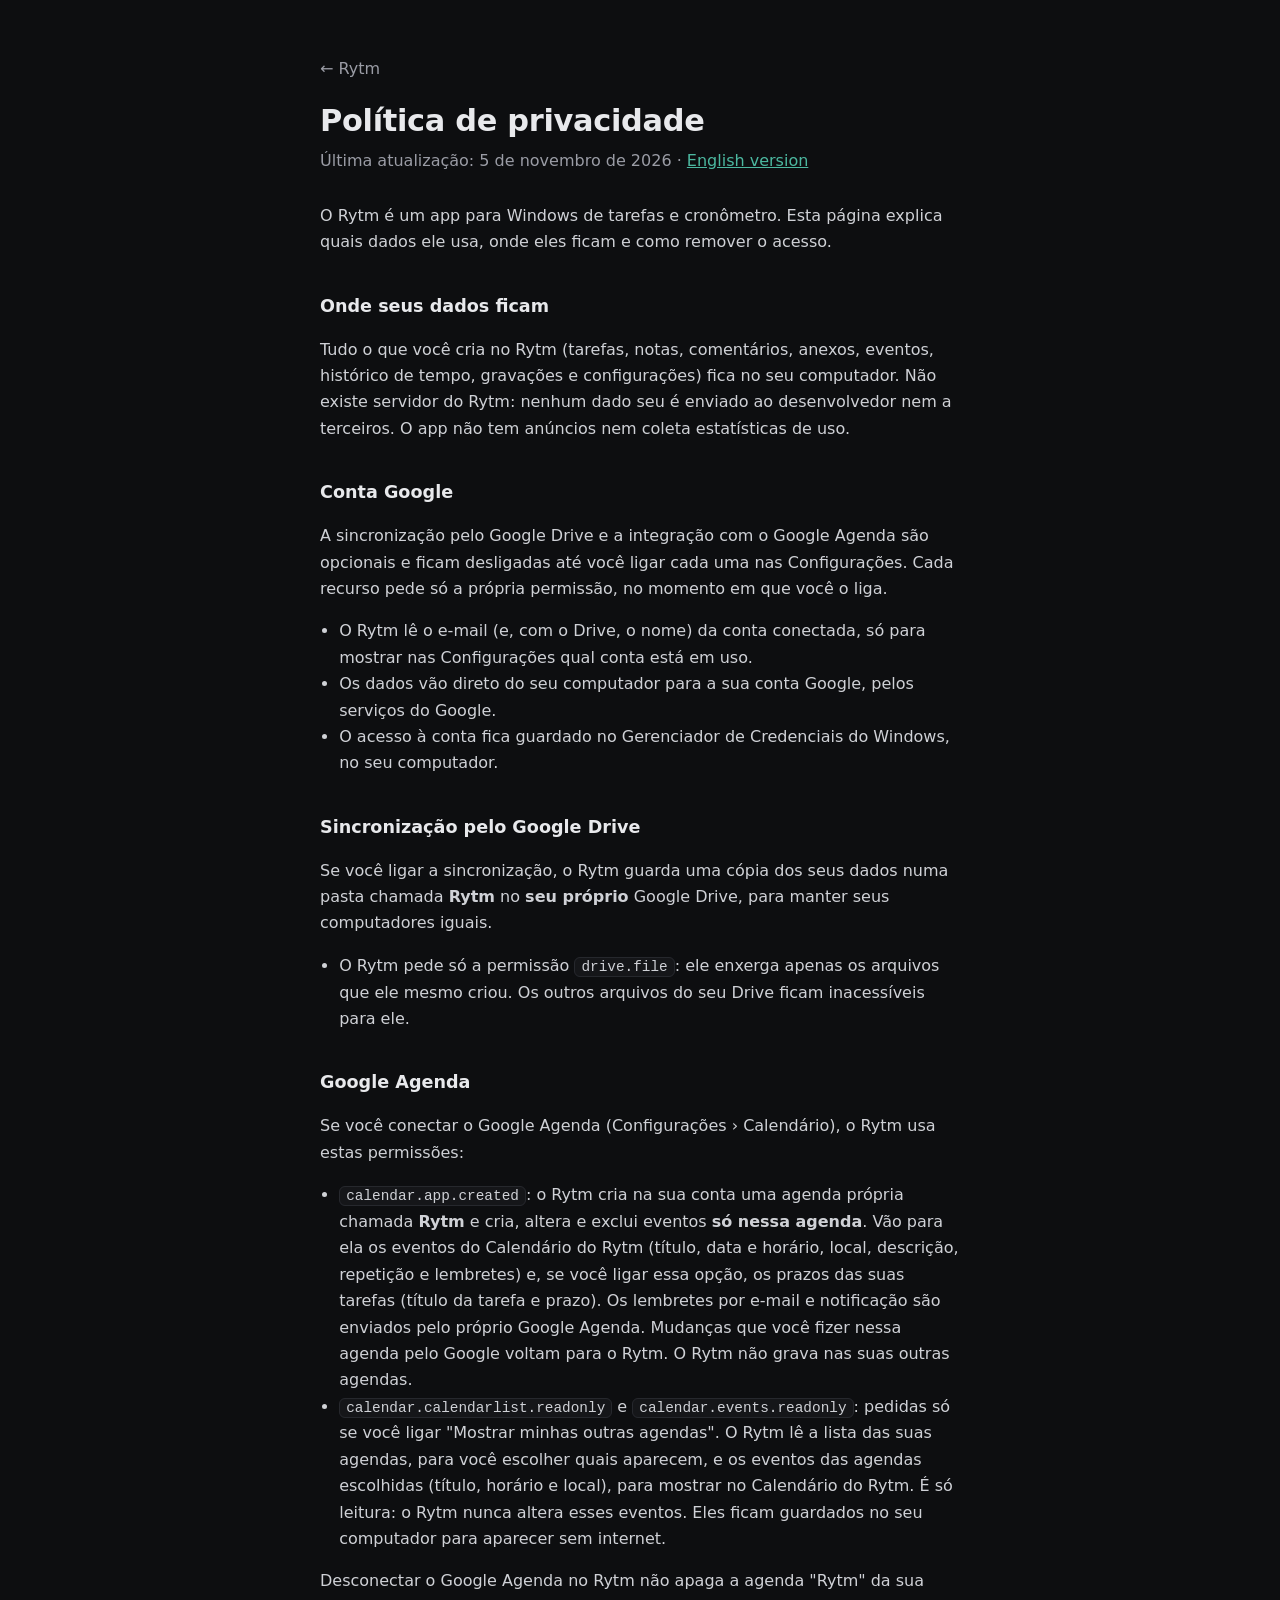
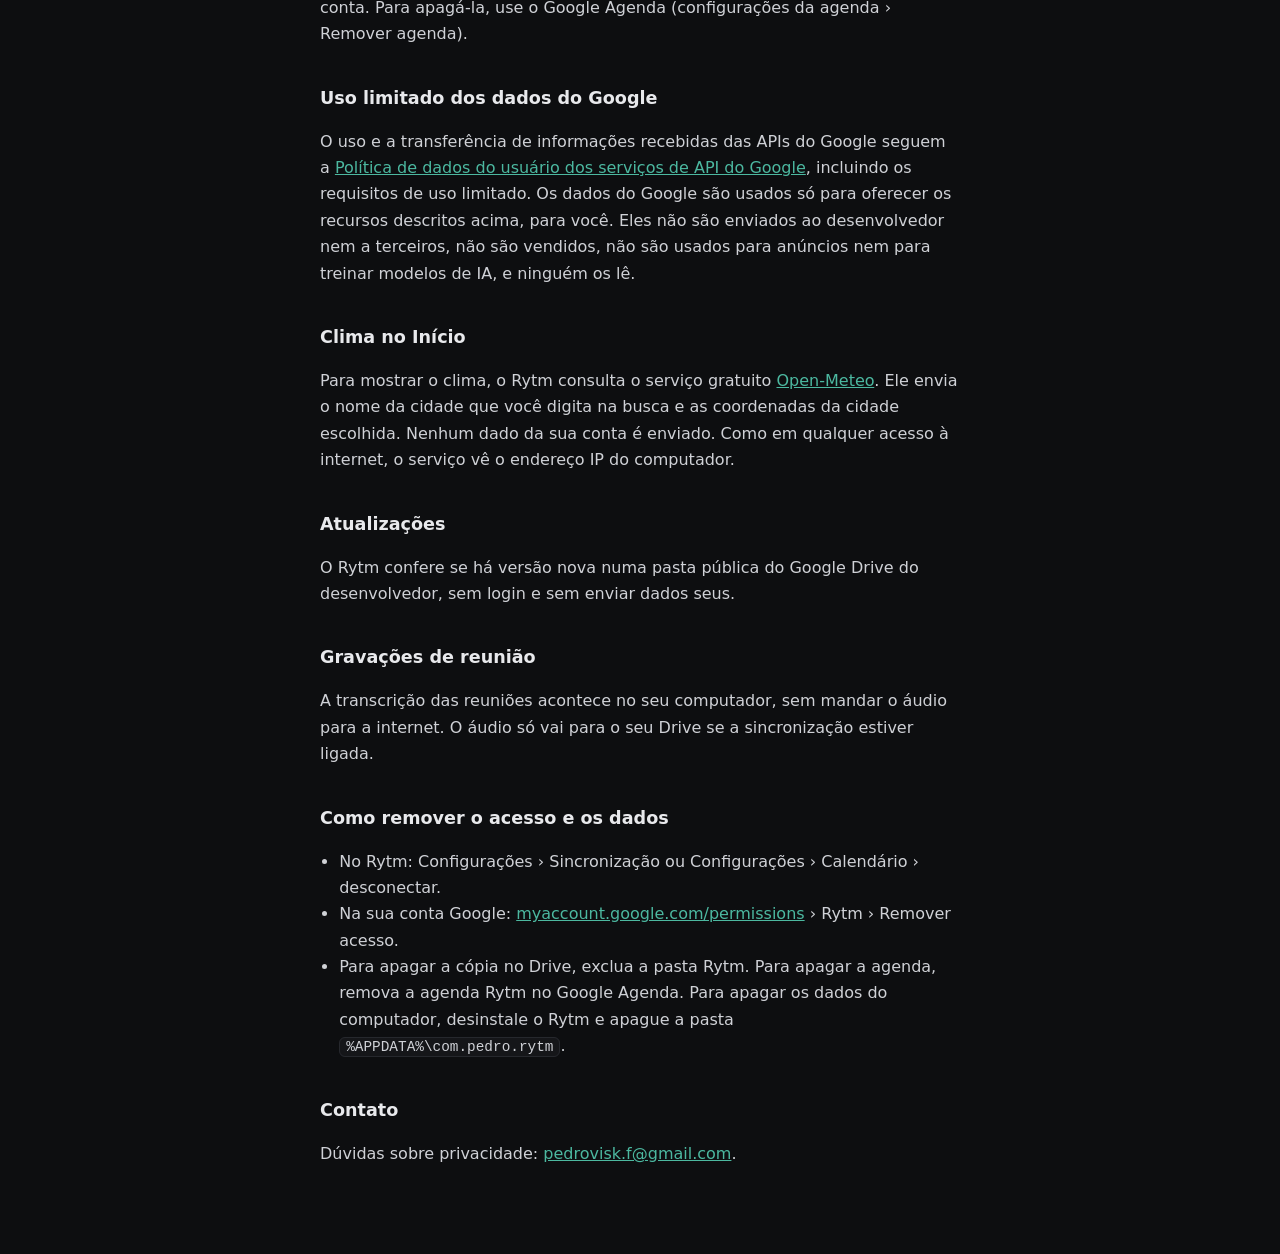
<file: privacidade.html>
<!doctype html>
<html lang="pt-BR">
<head>
<meta charset="utf-8">
<meta name="viewport" content="width=device-width, initial-scale=1">
<title>Política de privacidade · Rytm</title>
<link rel="stylesheet" href="estilo.css">
<link rel="alternate" hreflang="en" href="privacy.html">
</head>
<body>
<main>
  <a class="voltar" href="./">← Rytm</a>
  <h1>Política de privacidade</h1>
  <p class="sub">Última atualização: 5 de novembro de 2026 · <a href="privacy.html" lang="en">English version</a></p>

  <p>O Rytm é um app para Windows de tarefas e cronômetro. Esta página explica quais dados ele usa, onde eles ficam e como remover o acesso.</p>

  <h2>Onde seus dados ficam</h2>
  <p>Tudo o que você cria no Rytm (tarefas, notas, comentários, anexos, eventos, histórico de tempo, gravações e configurações) fica no seu computador. Não existe servidor do Rytm: nenhum dado seu é enviado ao desenvolvedor nem a terceiros. O app não tem anúncios nem coleta estatísticas de uso.</p>

  <h2>Conta Google</h2>
  <p>A sincronização pelo Google Drive e a integração com o Google Agenda são opcionais e ficam desligadas até você ligar cada uma nas Configurações. Cada recurso pede só a própria permissão, no momento em que você o liga.</p>
  <ul>
    <li>O Rytm lê o e-mail (e, com o Drive, o nome) da conta conectada, só para mostrar nas Configurações qual conta está em uso.</li>
    <li>Os dados vão direto do seu computador para a sua conta Google, pelos serviços do Google.</li>
    <li>O acesso à conta fica guardado no Gerenciador de Credenciais do Windows, no seu computador.</li>
  </ul>

  <h2>Sincronização pelo Google Drive</h2>
  <p>Se você ligar a sincronização, o Rytm guarda uma cópia dos seus dados numa pasta chamada <b>Rytm</b> no <b>seu próprio</b> Google Drive, para manter seus computadores iguais.</p>
  <ul>
    <li>O Rytm pede só a permissão <code>drive.file</code>: ele enxerga apenas os arquivos que ele mesmo criou. Os outros arquivos do seu Drive ficam inacessíveis para ele.</li>
  </ul>

  <h2 id="google-agenda">Google Agenda</h2>
  <p>Se você conectar o Google Agenda (Configurações › Calendário), o Rytm usa estas permissões:</p>
  <ul>
    <li><code>calendar.app.created</code>: o Rytm cria na sua conta uma agenda própria chamada <b>Rytm</b> e cria, altera e exclui eventos <b>só nessa agenda</b>. Vão para ela os eventos do Calendário do Rytm (título, data e horário, local, descrição, repetição e lembretes) e, se você ligar essa opção, os prazos das suas tarefas (título da tarefa e prazo). Os lembretes por e-mail e notificação são enviados pelo próprio Google Agenda. Mudanças que você fizer nessa agenda pelo Google voltam para o Rytm. O Rytm não grava nas suas outras agendas.</li>
    <li><code>calendar.calendarlist.readonly</code> e <code>calendar.events.readonly</code>: pedidas só se você ligar "Mostrar minhas outras agendas". O Rytm lê a lista das suas agendas, para você escolher quais aparecem, e os eventos das agendas escolhidas (título, horário e local), para mostrar no Calendário do Rytm. É só leitura: o Rytm nunca altera esses eventos. Eles ficam guardados no seu computador para aparecer sem internet.</li>
  </ul>
  <p>Desconectar o Google Agenda no Rytm não apaga a agenda "Rytm" da sua conta. Para apagá-la, use o Google Agenda (configurações da agenda › Remover agenda).</p>

  <h2>Uso limitado dos dados do Google</h2>
  <p>O uso e a transferência de informações recebidas das APIs do Google seguem a <a href="https://developers.google.com/terms/api-services-user-data-policy">Política de dados do usuário dos serviços de API do Google</a>, incluindo os requisitos de uso limitado. Os dados do Google são usados só para oferecer os recursos descritos acima, para você. Eles não são enviados ao desenvolvedor nem a terceiros, não são vendidos, não são usados para anúncios nem para treinar modelos de IA, e ninguém os lê.</p>

  <h2>Clima no Início</h2>
  <p>Para mostrar o clima, o Rytm consulta o serviço gratuito <a href="https://open-meteo.com">Open-Meteo</a>. Ele envia o nome da cidade que você digita na busca e as coordenadas da cidade escolhida. Nenhum dado da sua conta é enviado. Como em qualquer acesso à internet, o serviço vê o endereço IP do computador.</p>

  <h2>Atualizações</h2>
  <p>O Rytm confere se há versão nova numa pasta pública do Google Drive do desenvolvedor, sem login e sem enviar dados seus.</p>

  <h2>Gravações de reunião</h2>
  <p>A transcrição das reuniões acontece no seu computador, sem mandar o áudio para a internet. O áudio só vai para o seu Drive se a sincronização estiver ligada.</p>

  <h2>Como remover o acesso e os dados</h2>
  <ul>
    <li>No Rytm: Configurações › Sincronização ou Configurações › Calendário › desconectar.</li>
    <li>Na sua conta Google: <a href="https://myaccount.google.com/permissions">myaccount.google.com/permissions</a> › Rytm › Remover acesso.</li>
    <li>Para apagar a cópia no Drive, exclua a pasta Rytm. Para apagar a agenda, remova a agenda Rytm no Google Agenda. Para apagar os dados do computador, desinstale o Rytm e apague a pasta <code>%APPDATA%\com.pedro.rytm</code>.</li>
  </ul>

  <h2>Contato</h2>
  <p>Dúvidas sobre privacidade: <a href="mailto:pedrovisk.f@gmail.com">pedrovisk.f@gmail.com</a>.</p>
</main>
</body>
</html>
</file>
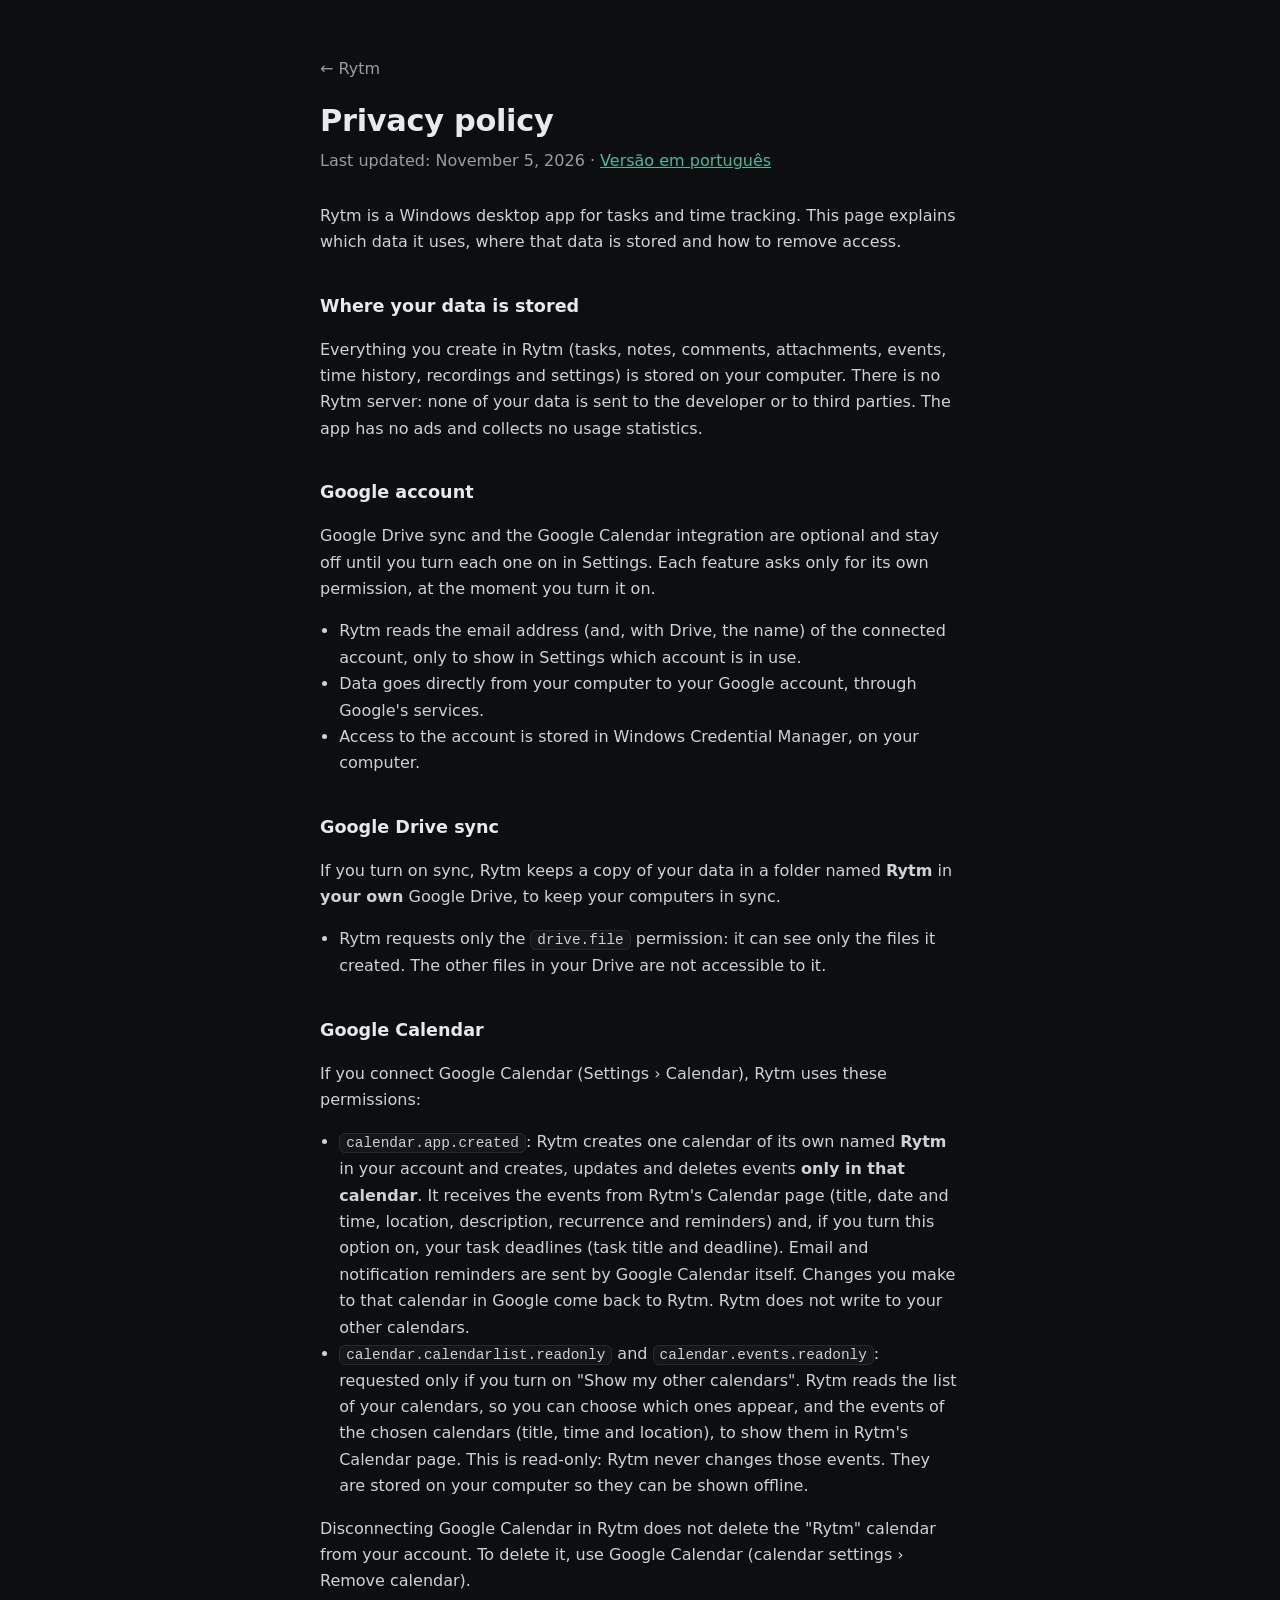
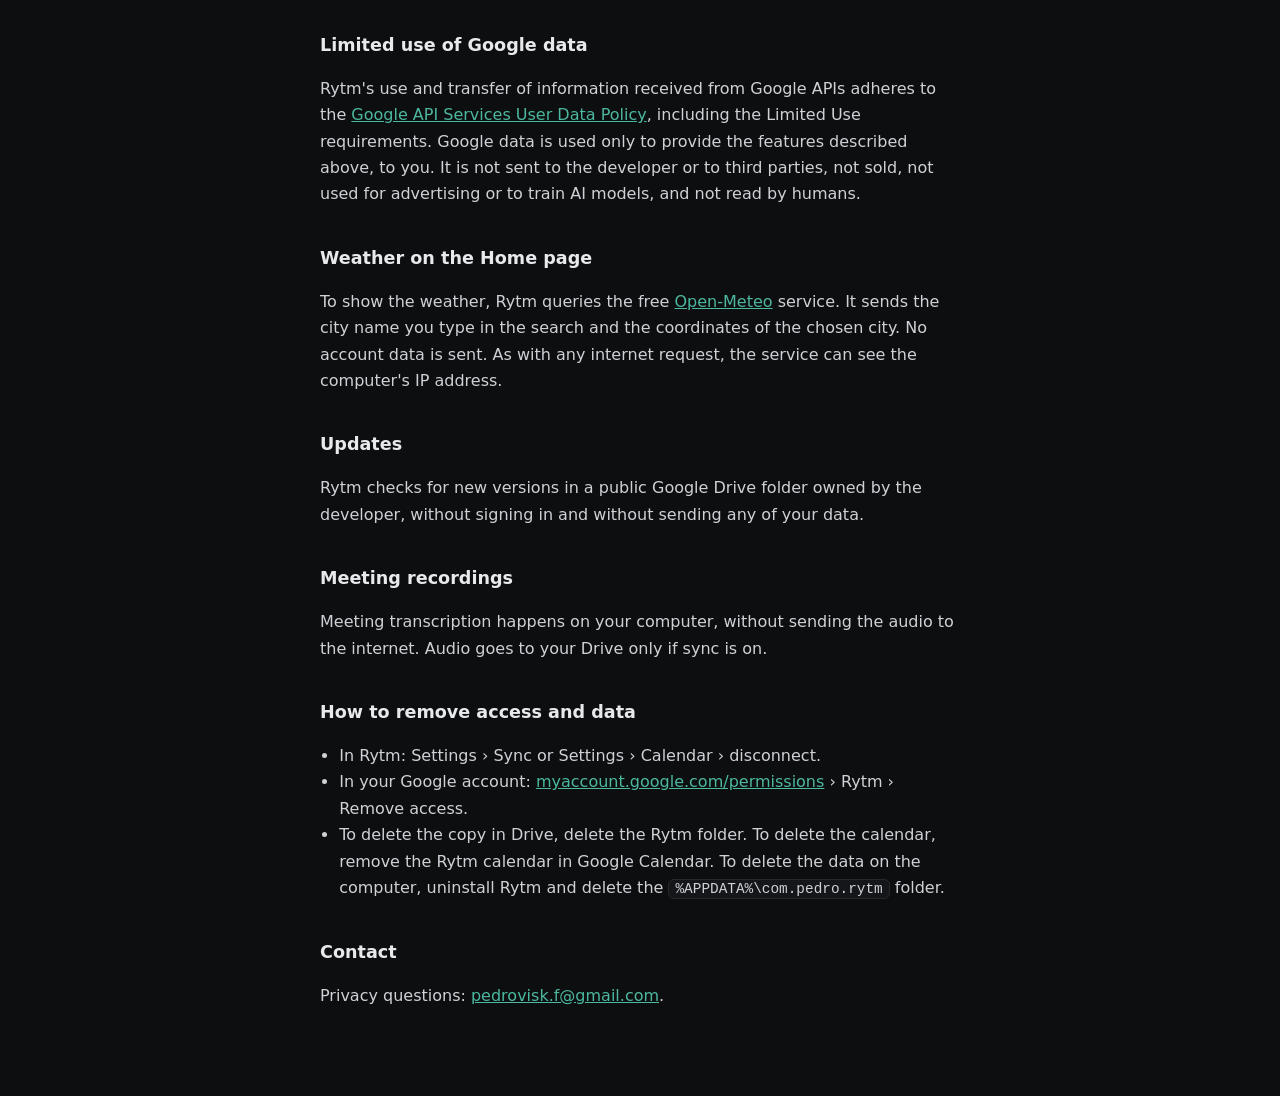
<file: privacy.html>
<!doctype html>
<html lang="en">
<head>
<meta charset="utf-8">
<meta name="viewport" content="width=device-width, initial-scale=1">
<title>Privacy policy · Rytm</title>
<link rel="stylesheet" href="estilo.css">
<link rel="alternate" hreflang="pt-BR" href="privacidade.html">
</head>
<body>
<main>
  <a class="voltar" href="./">← Rytm</a>
  <h1>Privacy policy</h1>
  <p class="sub">Last updated: November 5, 2026 · <a href="privacidade.html" lang="pt-BR">Versão em português</a></p>

  <p>Rytm is a Windows desktop app for tasks and time tracking. This page explains which data it uses, where that data is stored and how to remove access.</p>

  <h2>Where your data is stored</h2>
  <p>Everything you create in Rytm (tasks, notes, comments, attachments, events, time history, recordings and settings) is stored on your computer. There is no Rytm server: none of your data is sent to the developer or to third parties. The app has no ads and collects no usage statistics.</p>

  <h2>Google account</h2>
  <p>Google Drive sync and the Google Calendar integration are optional and stay off until you turn each one on in Settings. Each feature asks only for its own permission, at the moment you turn it on.</p>
  <ul>
    <li>Rytm reads the email address (and, with Drive, the name) of the connected account, only to show in Settings which account is in use.</li>
    <li>Data goes directly from your computer to your Google account, through Google's services.</li>
    <li>Access to the account is stored in Windows Credential Manager, on your computer.</li>
  </ul>

  <h2>Google Drive sync</h2>
  <p>If you turn on sync, Rytm keeps a copy of your data in a folder named <b>Rytm</b> in <b>your own</b> Google Drive, to keep your computers in sync.</p>
  <ul>
    <li>Rytm requests only the <code>drive.file</code> permission: it can see only the files it created. The other files in your Drive are not accessible to it.</li>
  </ul>

  <h2 id="google-calendar">Google Calendar</h2>
  <p>If you connect Google Calendar (Settings › Calendar), Rytm uses these permissions:</p>
  <ul>
    <li><code>calendar.app.created</code>: Rytm creates one calendar of its own named <b>Rytm</b> in your account and creates, updates and deletes events <b>only in that calendar</b>. It receives the events from Rytm's Calendar page (title, date and time, location, description, recurrence and reminders) and, if you turn this option on, your task deadlines (task title and deadline). Email and notification reminders are sent by Google Calendar itself. Changes you make to that calendar in Google come back to Rytm. Rytm does not write to your other calendars.</li>
    <li><code>calendar.calendarlist.readonly</code> and <code>calendar.events.readonly</code>: requested only if you turn on "Show my other calendars". Rytm reads the list of your calendars, so you can choose which ones appear, and the events of the chosen calendars (title, time and location), to show them in Rytm's Calendar page. This is read-only: Rytm never changes those events. They are stored on your computer so they can be shown offline.</li>
  </ul>
  <p>Disconnecting Google Calendar in Rytm does not delete the "Rytm" calendar from your account. To delete it, use Google Calendar (calendar settings › Remove calendar).</p>

  <h2>Limited use of Google data</h2>
  <p>Rytm's use and transfer of information received from Google APIs adheres to the <a href="https://developers.google.com/terms/api-services-user-data-policy">Google API Services User Data Policy</a>, including the Limited Use requirements. Google data is used only to provide the features described above, to you. It is not sent to the developer or to third parties, not sold, not used for advertising or to train AI models, and not read by humans.</p>

  <h2>Weather on the Home page</h2>
  <p>To show the weather, Rytm queries the free <a href="https://open-meteo.com">Open-Meteo</a> service. It sends the city name you type in the search and the coordinates of the chosen city. No account data is sent. As with any internet request, the service can see the computer's IP address.</p>

  <h2>Updates</h2>
  <p>Rytm checks for new versions in a public Google Drive folder owned by the developer, without signing in and without sending any of your data.</p>

  <h2>Meeting recordings</h2>
  <p>Meeting transcription happens on your computer, without sending the audio to the internet. Audio goes to your Drive only if sync is on.</p>

  <h2>How to remove access and data</h2>
  <ul>
    <li>In Rytm: Settings › Sync or Settings › Calendar › disconnect.</li>
    <li>In your Google account: <a href="https://myaccount.google.com/permissions">myaccount.google.com/permissions</a> › Rytm › Remove access.</li>
    <li>To delete the copy in Drive, delete the Rytm folder. To delete the calendar, remove the Rytm calendar in Google Calendar. To delete the data on the computer, uninstall Rytm and delete the <code>%APPDATA%\com.pedro.rytm</code> folder.</li>
  </ul>

  <h2>Contact</h2>
  <p>Privacy questions: <a href="mailto:pedrovisk.f@gmail.com">pedrovisk.f@gmail.com</a>.</p>
</main>
</body>
</html>
</file>
<file: style.css>
html{background:#0d0e10}
body{margin:0;background:#0d0e10}
a{color:#4fb39c;text-decoration:none}a:hover{color:#7fd4bf}
:root{
  --ease:cubic-bezier(0.23,1,0.32,1);
  --spring:linear(0,0.0628,0.2072,0.3822,0.555,0.7064,0.8281,0.9185,0.9803,1.0185,1.0385,1.0456,1.0445,1.0388,1.031,1.0229,1.0155,1.0095,1.0049,1.0017,1 55.6%,1);
}
.tnum{font-variant-numeric:tabular-nums}
.btn{transition:transform 400ms var(--ease),background-color 300ms var(--ease),box-shadow 400ms var(--ease),border-color 300ms var(--ease)}
.btn:hover{transform:translateY(-1px) scale(1.02)}
.btn:active{transform:scale(0.98)}
.navlink{transition:color 300ms var(--ease)}
.navlink:hover{color:#e7e8ea !important}
.card{transition:transform 700ms var(--ease),border-color 500ms var(--ease)}
.card:hover{transform:translateY(-4px);border-color:#30333a}
.side{transition:background-color 250ms var(--ease),color 250ms var(--ease)}
.side:hover{background:rgba(255,255,255,0.045) !important;color:#e7e8ea !important}
.seg{transition:background-color 300ms var(--ease),color 300ms var(--ease)}
.kcard{cursor:grab;transition:transform 450ms var(--ease),box-shadow 450ms var(--ease),border-color 300ms var(--ease),opacity 300ms var(--ease)}
.kcard:hover{transform:translateY(-2px);box-shadow:0 10px 24px -10px rgba(0,0,0,0.7)}
.kcard:active{cursor:grabbing}
.kcol{transition:background-color 300ms var(--ease),box-shadow 300ms var(--ease)}
.mini{opacity:0;transition:opacity 250ms var(--ease),background-color 250ms var(--ease)}
.kcard:hover .mini,.mini:focus-visible{opacity:1}
.mini:hover{background:#2a2c31 !important}
.row{transition:background-color 250ms var(--ease)}
.row:hover{background:rgba(255,255,255,0.03)}
.pg{animation:pg 650ms var(--ease) both}
@keyframes pg{from{opacity:0;transform:translateY(10px);filter:blur(6px)}to{opacity:1;transform:none;filter:blur(0)}}
.hbar{transition:width 900ms var(--spring)}
.pill{transition:width 620ms var(--spring),height 620ms var(--spring),border-radius 620ms var(--spring)}
.swap{transition:opacity 260ms var(--ease),filter 320ms var(--ease),transform 420ms var(--ease)}
.swap[data-on="false"]{opacity:0;filter:blur(6px);transform:scale(0.94);pointer-events:none}
.swap[data-on="true"]{opacity:1;filter:blur(0);transform:scale(1)}
@keyframes up{from{opacity:0;transform:translateY(28px);filter:blur(10px)}to{opacity:1;transform:none;filter:blur(0)}}
@keyframes pulse{0%,100%{opacity:1;transform:scale(1)}50%{opacity:.45;transform:scale(.8)}}
@keyframes bar{0%,100%{transform:scaleY(1)}50%{transform:scaleY(.62)}}
@keyframes glow{0%,100%{opacity:.55}50%{opacity:.9}}
.in1{animation:up 1200ms var(--ease) 100ms both}
.in2{animation:up 1200ms var(--ease) 250ms both}
.in3{animation:up 1200ms var(--ease) 400ms both}
.in4{animation:up 1400ms var(--ease) 600ms both}
.dot{animation:pulse 1.6s ease-in-out infinite}
.b1{transform-origin:bottom;animation:bar 2.4s var(--ease) infinite}
.b2{transform-origin:bottom;animation:bar 2.4s var(--ease) .3s infinite}
.b3{transform-origin:bottom;animation:bar 2.4s var(--ease) .6s infinite}
.halo{animation:glow 6s ease-in-out infinite}
@supports (animation-timeline: view()){
  .rv{animation:rv linear both;animation-timeline:view();animation-range:entry 0% cover 30%}
  @keyframes rv{from{opacity:0;transform:translateY(56px) scale(.97);filter:blur(8px)}to{opacity:1;transform:none;filter:blur(0)}}
  .tilt{animation:tilt linear both;animation-timeline:view();animation-range:entry 0% cover 40%}
  @keyframes tilt{from{transform:perspective(1600px) rotateX(20deg) scale(.9) translateY(40px);opacity:.35}to{transform:none;opacity:1}}
  .grow{animation:grow linear both;animation-timeline:view();animation-range:entry 10% cover 40%}
  @keyframes grow{from{transform:scaleY(0)}to{transform:scaleY(1)}}
}
@media (prefers-reduced-motion: reduce){
  *,*::before,*::after{animation:none !important;transition:none !important}
}
@media (max-width: 760px){
  .navlinks{display:none !important}
  .sidebar{width:56px !important}
  .sidelabel{display:none !important}
  .sidecount{align-items:center;padding:10px 0 !important}
  .sidecount [data-time]{display:none}
}
</file>
<file: estilo.css>
:root { color-scheme: dark; --bg: #0d0e10; --panel: #151619; --line: #26282d; --fg: #e8e9ec; --muted: #9a9ca5; --accent: #4cb8a0; }
* { box-sizing: border-box; }
body { margin: 0; background: var(--bg); color: var(--fg); font: 16px/1.65 "Segoe UI", system-ui, sans-serif; }
main { max-width: 680px; margin: 0 auto; padding: 56px 20px 72px; }
h1 { font-size: 1.9rem; line-height: 1.25; letter-spacing: -0.01em; margin: 0 0 8px; }
h2 { font-size: 1.1rem; margin: 36px 0 8px; }
.sub { color: var(--muted); margin: 0 0 28px; }
p, li { color: #cfd1d6; }
a { color: var(--accent); }
code { background: var(--panel); border: 1px solid var(--line); border-radius: 6px; padding: 1px 6px; font-size: 0.9em; }
ul { padding-left: 1.2em; }
.lista { list-style: none; padding: 0; border: 1px solid var(--line); border-radius: 14px; background: var(--panel); }
.lista li { padding: 12px 16px; border-bottom: 1px solid var(--line); }
.lista li:last-child { border-bottom: 0; }
.marca { display: flex; align-items: center; gap: 10px; font-weight: 600; font-size: 1.1rem; margin-bottom: 28px; }
.logo { display: inline-flex; align-items: flex-end; gap: 3px; height: 18px; }
.logo i { width: 4px; border-radius: 2px; background: var(--accent); }
.logo i:nth-child(1) { height: 9px; } .logo i:nth-child(2) { height: 18px; } .logo i:nth-child(3) { height: 13px; }
.voltar { display: inline-block; margin-bottom: 20px; text-decoration: none; color: var(--muted); }
footer { margin-top: 40px; display: flex; gap: 10px; color: var(--muted); }
</file>
